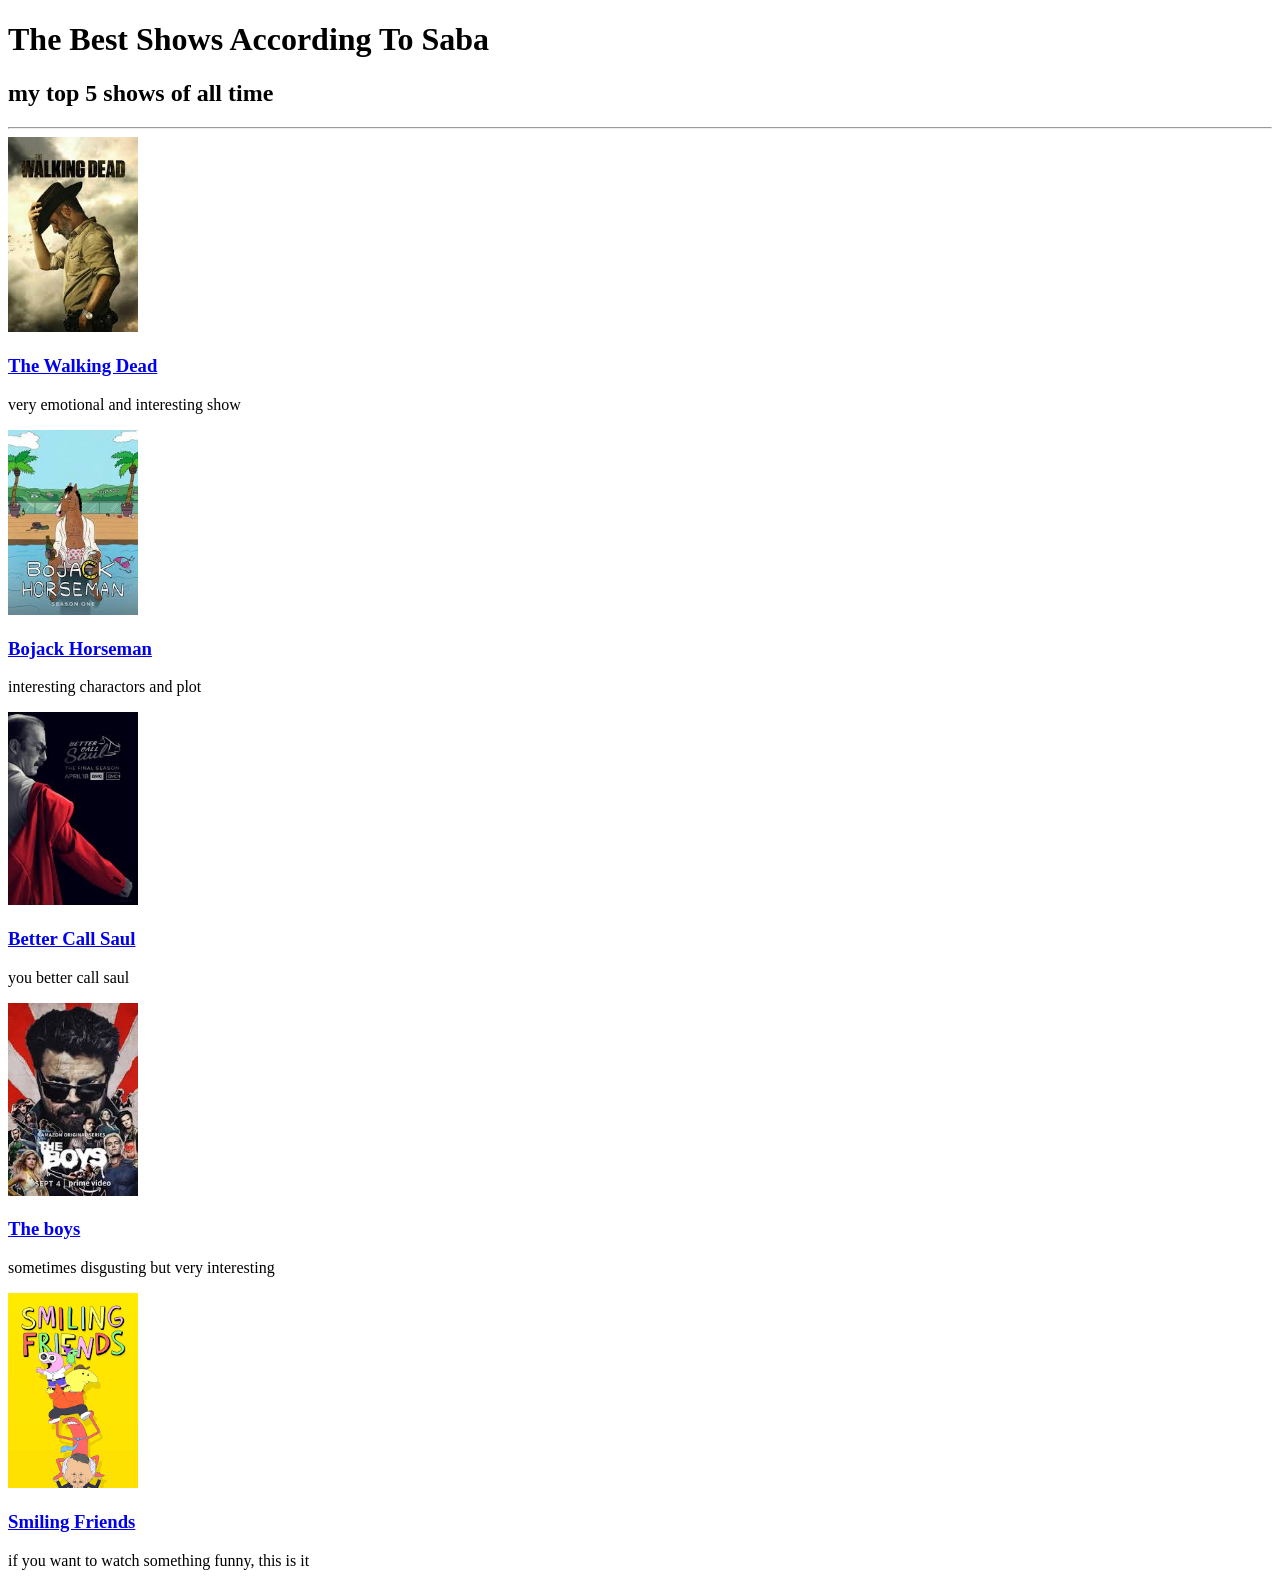
<file: davaleba21/index.html>
<!DOCTYPE html>
<html lang="en">
<head>
    <meta charset="UTF-8">
    <title>saiti</title>
</head>
<body>

<h1>The Best Shows According To Saba</h1>
<h2>my top 5 shows of all time</h2>
<hr>

<img src="twd.jpg" alt="" width="130">
<br>
<a href="https://www.imdb.com/title/tt1520211/"><h3>The Walking Dead</h3></a>
<p>very emotional and interesting show</p>

<img src="bojack.jpg" alt="" width="130">
<br>
<a href="https://www.imdb.com/title/tt3398228/"><h3>Bojack Horseman</h3></a>
<p>interesting charactors and plot</p>

<img src="bcs.jpg" alt="" width="130">
<br>
<a href="https://www.imdb.com/title/tt3032476/"><h3>Better Call Saul</h3></a>
<p>you better call saul</p>

<img src="theboys.jpg" alt="" width="130">
<br>
<a href="https://www.imdb.com/title/tt1190634/"><h3>The boys</h3></a>
<p>sometimes disgusting but very interesting</p>

<img src="sf.png" alt="" width="130">
<br>
<a href="https://www.imdb.com/title/tt12074628/"><h3>Smiling Friends</h3></a>
<p>if you want to watch something funny, this is it</p>

</body>
</html>
</file>
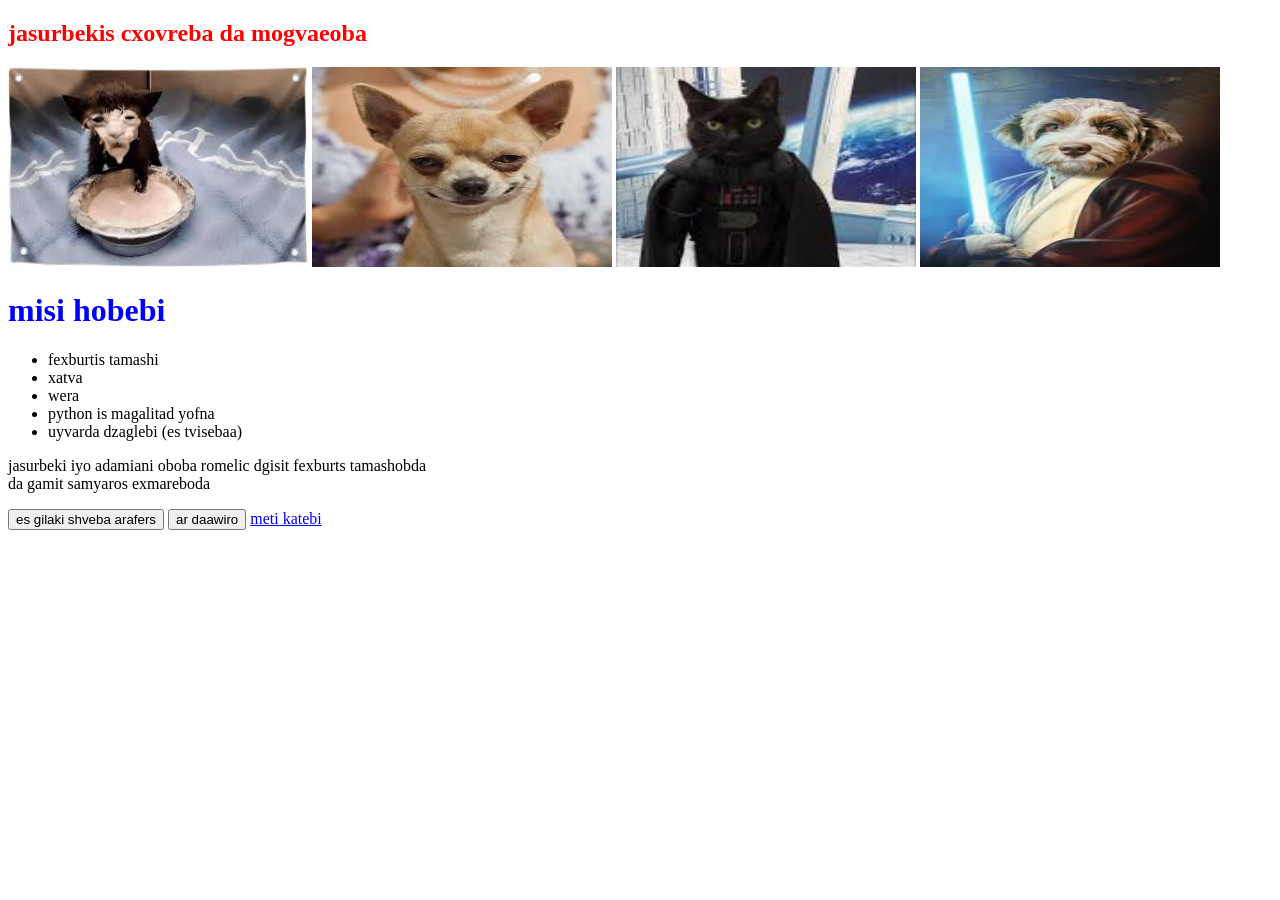
<file: html/index.html>
<!DOCTYPE html>
<html lang="en">
<head>
    <meta charset="UTF-8">
    <title>jasurbekis zooparki</title>
</head>
<body>
<h2 style="color:red">
    jasurbekis cxovreba da mogvaeoba

</h2>

<img src="images/download.png" width="300" height="200">
<img src="images/download1.png" width="300" height="200">
<img src="images/download2.png" width="300" height="200">
<img src="images/download3.png" width="300" height="200">

<h1 style="color:blue">
    misi hobebi

</h1>

<ul>
  <li>fexburtis tamashi</li>
  <li>xatva</li>
  <li>wera</li>
  <li>python is magalitad yofna</li>
  <li>uyvarda dzaglebi (es tvisebaa) </li>

</ul>

<p>
    jasurbeki iyo adamiani oboba romelic dgisit fexburts tamashobda<br>
    da gamit samyaros exmareboda

</p>

<button type="button" style="color:black">es gilaki shveba arafers</button>
<button type="button" onclick="window.close()">ar daawiro</button>



<a href="https://www.youtube.com/watch?v=dQw4w9WgXcQ&list=RDdQw4w9WgXcQ&start_radio=1">meti katebi</a>


</body>
</html>
</file>
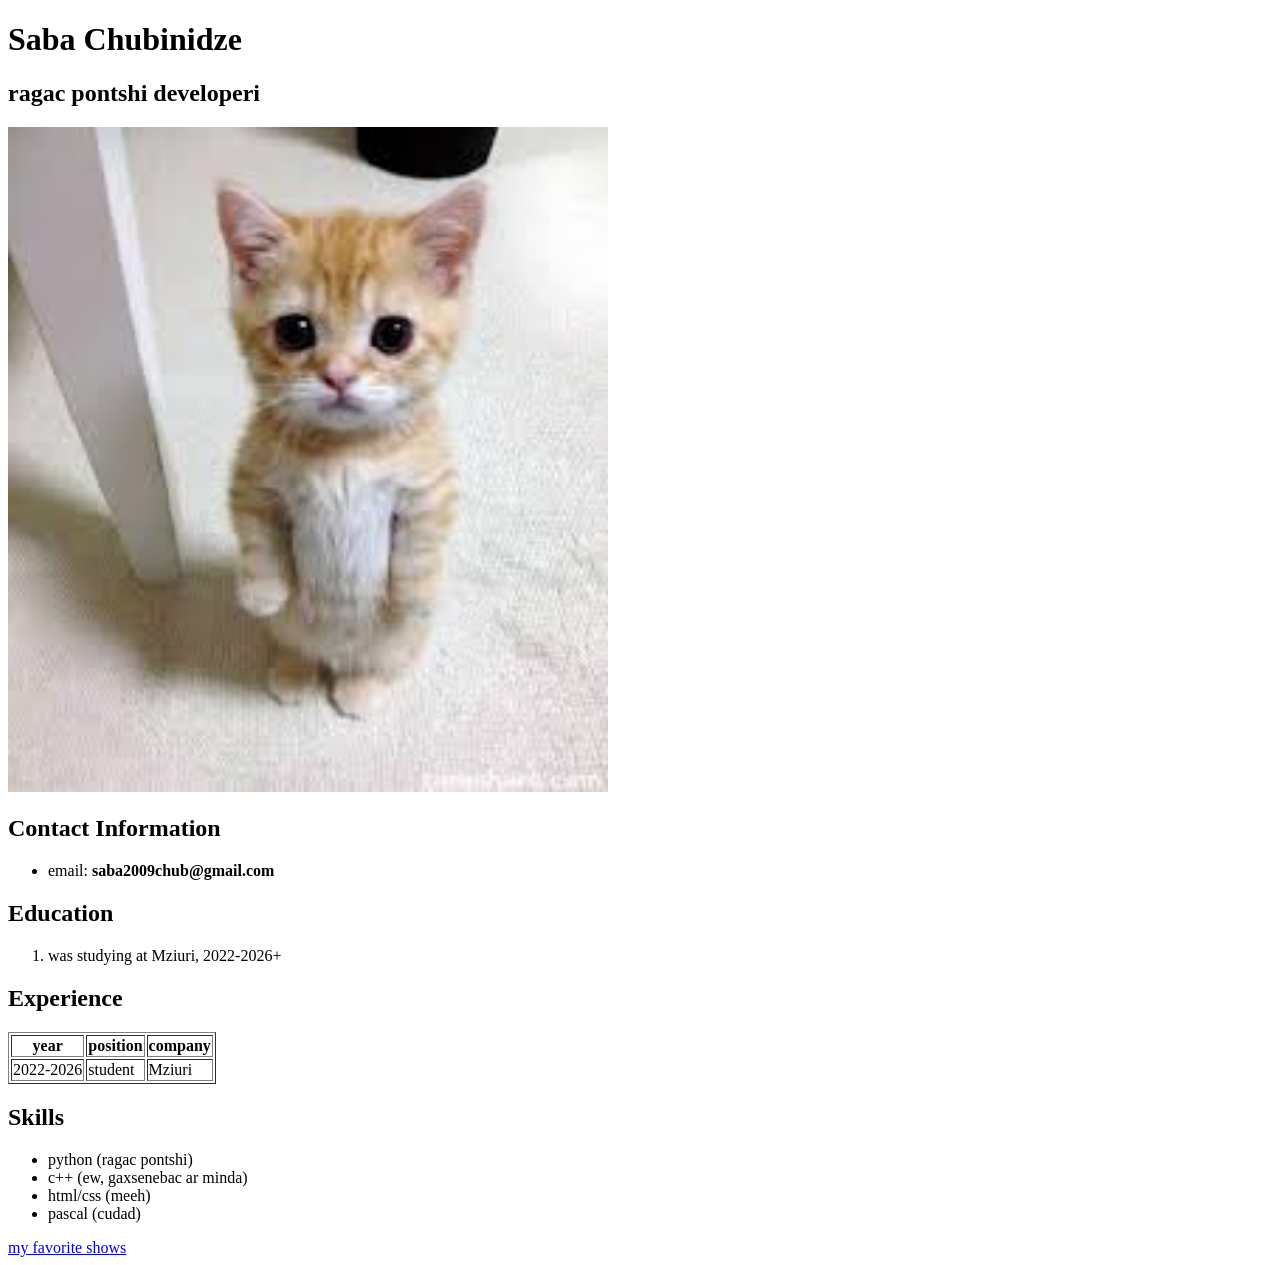
<file: resume project/index.html>
<!DOCTYPE html>
<html lang="en">
<head>
    <meta charset="UTF-8">
    <title>Title</title>
</head>
<body>

<h1>Saba Chubinidze</h1>
<h2>ragac pontshi developeri</h2>
<img src="images.jpg" alt="" width="600">

<h2>Contact Information</h2>

<ul>
    <li>email: <b>saba2009chub@gmail.com</b></li>
</ul>

<h2>Education</h2>
<ol>
    <li>was studying at Mziuri, 2022-2026+</li>
</ol>

<h2>Experience</h2>

<table border="1">
    <thead>
    <tr>
    <th>year</th>
    <th>position</th>
    <th>company</th>
    </tr>
    </thead>
    <tbody>
        <tr>
            <td>2022-2026</td>
            <td>student</td>
            <td>Mziuri</td>
        </tr>
    </tbody>

</table>

<h2>Skills</h2>
<ul>
    <li>python (ragac pontshi)</li>
    <li>c++ (ew, gaxsenebac ar minda)</li>
    <li>html/css (meeh)</li>
    <li>pascal (cudad)</li>
</ul>

<a href="favshows.html">my favorite shows</a>
</body>
</html>
</file>
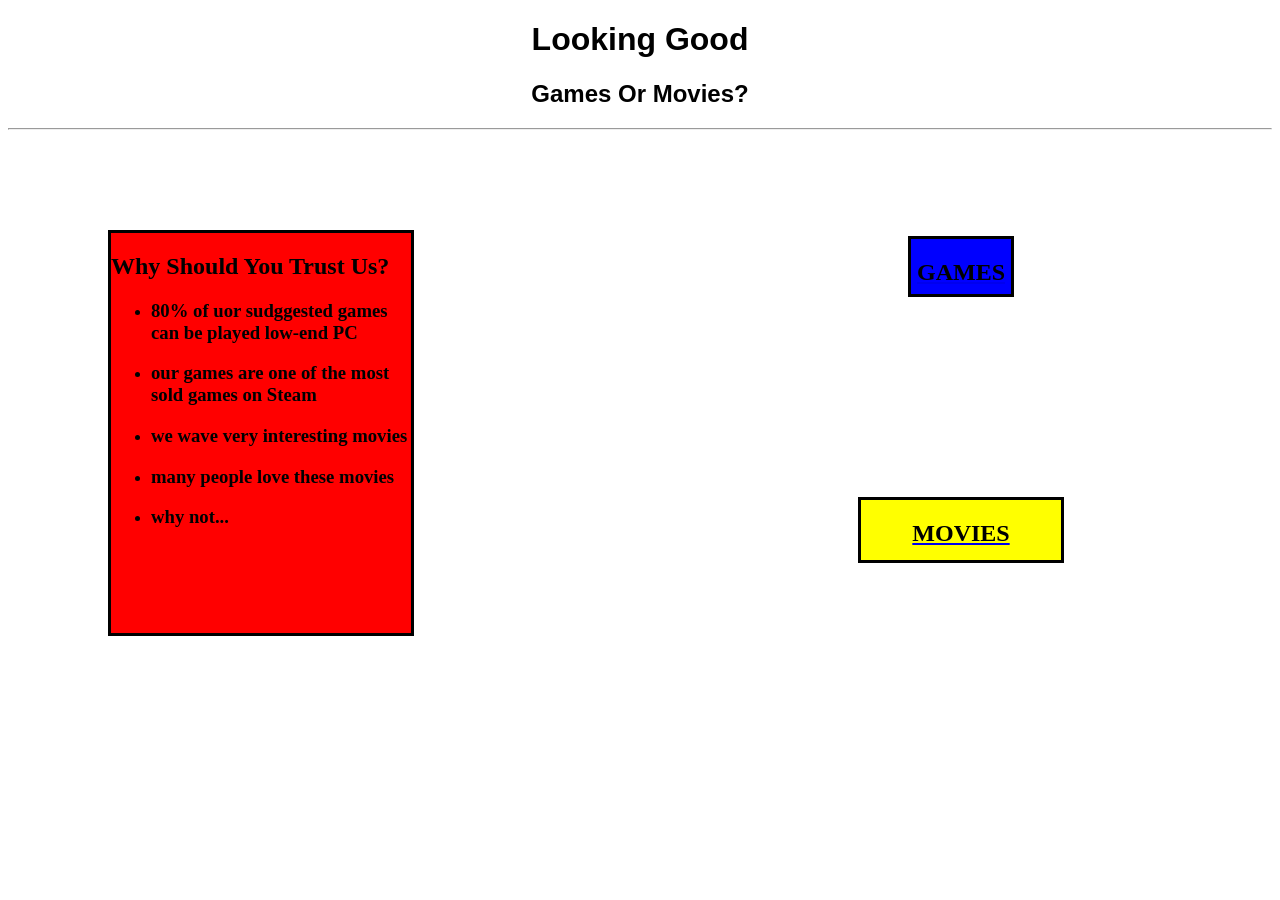
<file: saba-dachi-project/index.html>
<!DOCTYPE html>
<html lang="en">
<head>
    <meta charset="UTF-8">
    <title>Games And Movies</title>
    <link rel="stylesheet" href="style.css">
</head>
<body>
<div class="fborder">
<div class="title">
<h1>Looking Good</h1>
<h2>Games Or Movies? </h2>
    <hr>
</div>

<div class="trust">
    <h2>Why Should You Trust Us?</h2>
    <ul>
        <li> <h3>80% of uor sudggested games can be played low-end PC </h3></li>
        <li> <h3>our games are one of the most sold games on Steam</h3> </li>
        <li> <h3>we wave very interesting movies</h3> </li>
        <li> <h3>many people love these movies</h3> </li>
        <li> <h3>why not...</h3> </li>
    </ul>

</div>

<div class="gamelink">
    <a href="./games/games.html"> <h2 class="gl">GAMES</h2> </a>
    
</div>

<div class="movielink">
    <a href="Movies/website/movies.html"> <h2 class="ml">MOVIES</h2> </a>

</div>

<div class="people">
    <h2>people who suffered <br>
    to make this website:</h2>
    <h3>Dachi Razmadze</h3>
    <h3>Saba Chubinidze</h3>

</div>

<div class="rules">
   <h3>Rules:</h3>
    <h4>just don't brake anything</h4>
    <h4>but if you do: </h4>
    <img src="bcs.jpg" alt="" width="200px">

</div>

   </div>
</body>
</html>
</file>
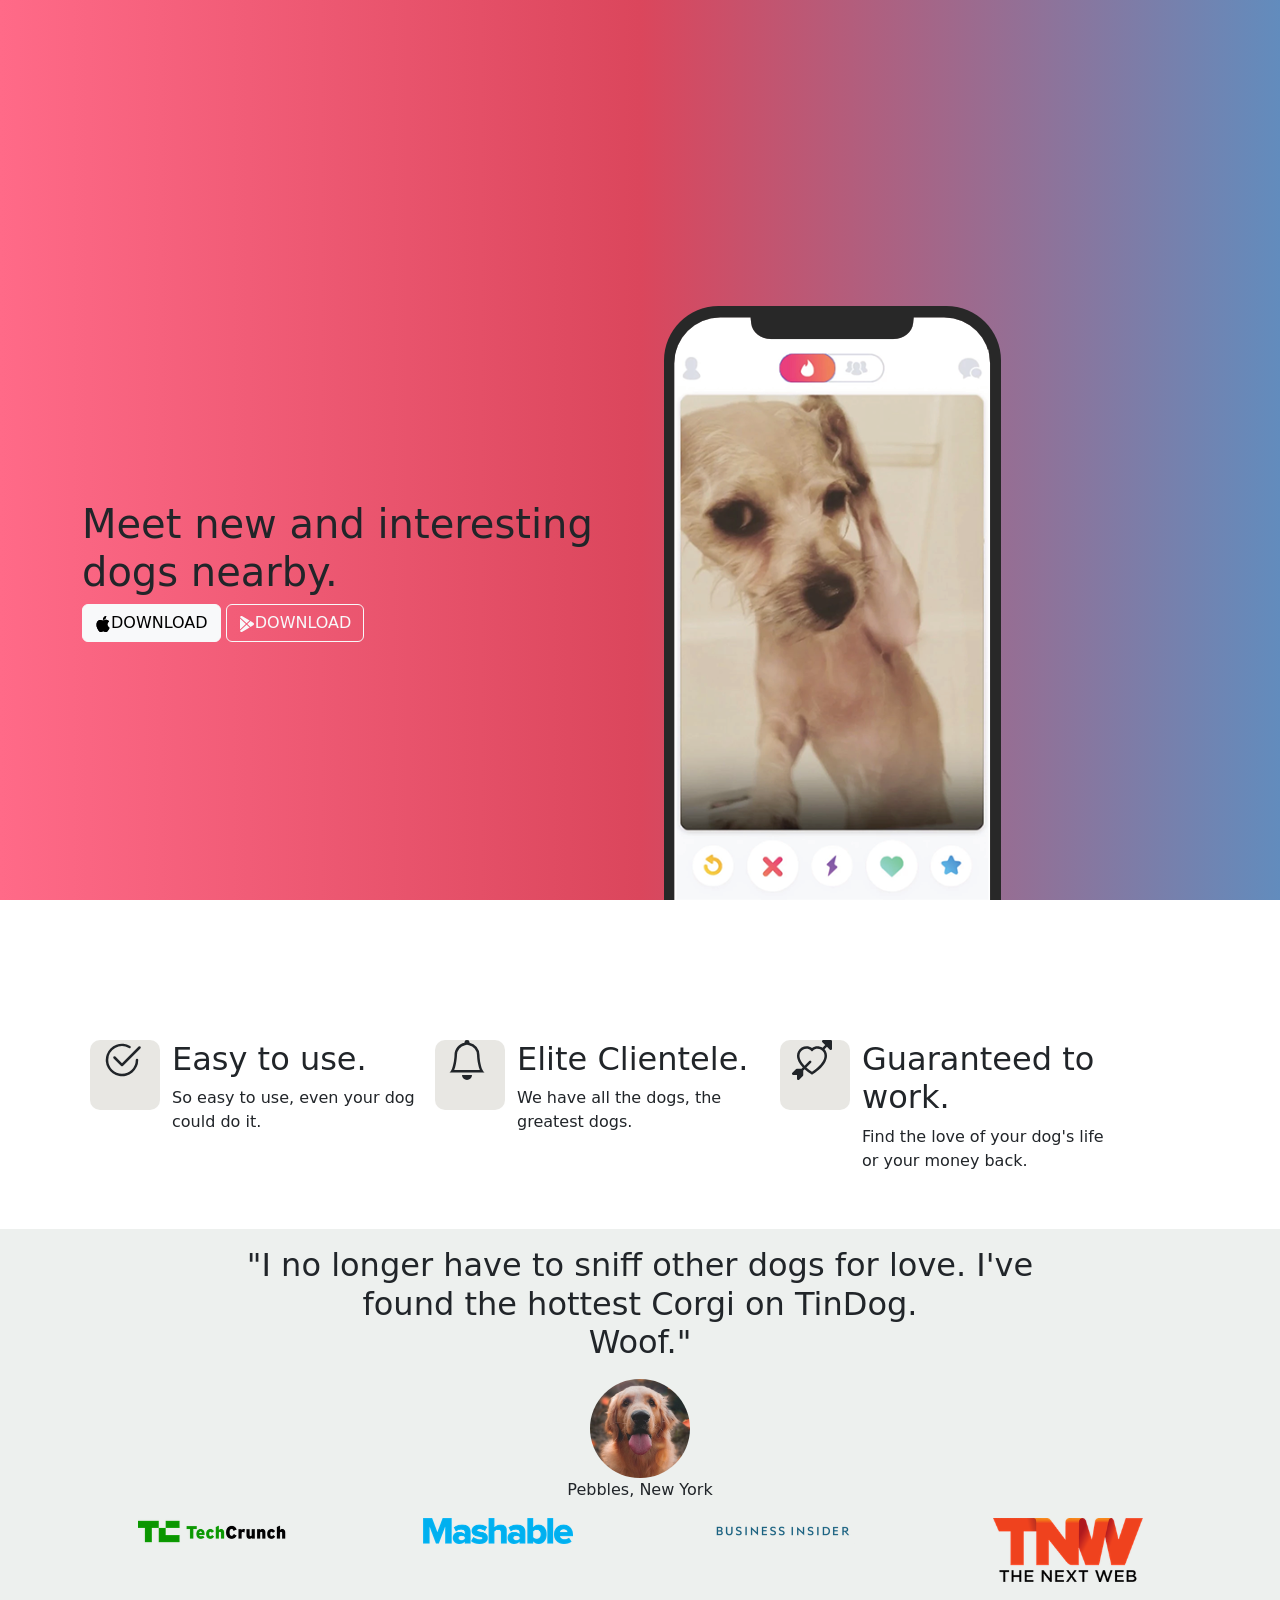
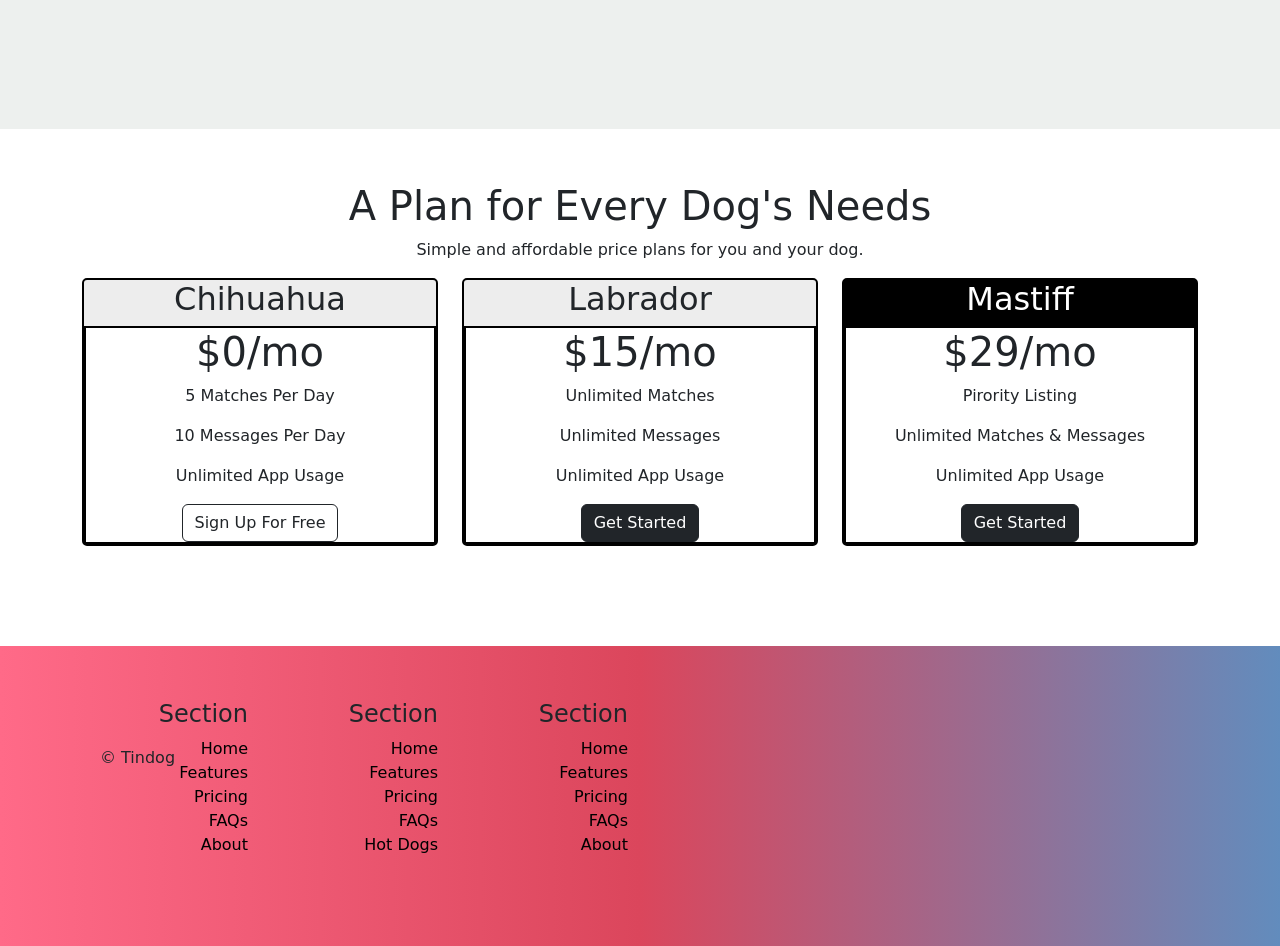
<file: tindog (3)/tindog/index.html>
<!DOCTYPE html>
<html lang="en">
<head>
  <meta charset="UTF-8">
  <title>TinDog</title>
    <link href="https://cdn.jsdelivr.net/npm/bootstrap@5.0.2/dist/css/bootstrap.min.css" rel="stylesheet" integrity="sha384-EVSTQN3/azprG1Anm3QDgpJLIm9Nao0Yz1ztcQTwFspd3yD65VohhpuuCOmLASjC" crossorigin="anonymous">
    <link rel="stylesheet" href="style.css">
</head>
<body id="top">

<div class="top"></div>

<div class="container title">
    <div class="row">
    <div class="col-6">
        <h1>Meet new and interesting <br>
        dogs nearby.</h1>
        <button type="button" class="btn btn-light"><svg xmlns="http://www.w3.org/2000/svg" width="16" height="16" fill="currentColor" class="bi bi-apple" viewBox="0 0 16 16">
  <path d="M11.182.008C11.148-.03 9.923.023 8.857 1.18c-1.066 1.156-.902 2.482-.878 2.516s1.52.087 2.475-1.258.762-2.391.728-2.43m3.314 11.733c-.048-.096-2.325-1.234-2.113-3.422s1.675-2.789 1.698-2.854-.597-.79-1.254-1.157a3.7 3.7 0 0 0-1.563-.434c-.108-.003-.483-.095-1.254.116-.508.139-1.653.589-1.968.607-.316.018-1.256-.522-2.267-.665-.647-.125-1.333.131-1.824.328-.49.196-1.422.754-2.074 2.237-.652 1.482-.311 3.83-.067 4.56s.625 1.924 1.273 2.796c.576.984 1.34 1.667 1.659 1.899s1.219.386 1.843.067c.502-.308 1.408-.485 1.766-.472.357.013 1.061.154 1.782.539.571.197 1.111.115 1.652-.105.541-.221 1.324-1.059 2.238-2.758q.52-1.185.473-1.282"/>
  <path d="M11.182.008C11.148-.03 9.923.023 8.857 1.18c-1.066 1.156-.902 2.482-.878 2.516s1.52.087 2.475-1.258.762-2.391.728-2.43m3.314 11.733c-.048-.096-2.325-1.234-2.113-3.422s1.675-2.789 1.698-2.854-.597-.79-1.254-1.157a3.7 3.7 0 0 0-1.563-.434c-.108-.003-.483-.095-1.254.116-.508.139-1.653.589-1.968.607-.316.018-1.256-.522-2.267-.665-.647-.125-1.333.131-1.824.328-.49.196-1.422.754-2.074 2.237-.652 1.482-.311 3.83-.067 4.56s.625 1.924 1.273 2.796c.576.984 1.34 1.667 1.659 1.899s1.219.386 1.843.067c.502-.308 1.408-.485 1.766-.472.357.013 1.061.154 1.782.539.571.197 1.111.115 1.652-.105.541-.221 1.324-1.059 2.238-2.758q.52-1.185.473-1.282"/>
</svg>DOWNLOAD</button>
        <button type="button" class="btn btn-outline-light"><svg xmlns="http://www.w3.org/2000/svg" width="16" height="16" fill="currentColor" class="bi bi-google-play" viewBox="0 0 16 16">
  <path d="M14.222 9.374c1.037-.61 1.037-2.137 0-2.748L11.528 5.04 8.32 8l3.207 2.96zm-3.595 2.116L7.583 8.68 1.03 14.73c.201 1.029 1.36 1.61 2.303 1.055zM1 13.396V2.603L6.846 8zM1.03 1.27l6.553 6.05 3.044-2.81L3.333.215C2.39-.341 1.231.24 1.03 1.27"/>
</svg>DOWNLOAD</button>
        </div>
    <div class="col-6">
        <div class="container iphone">
        <img src="./images/iphone.png" class="iphone">

             </div>
    </div>

        </div>
</div>


<div class="container-sm mid">

<div class="container threetxt">
  <div class="row">

    <div class="col-1 icon">
      <svg xmlns="http://www.w3.org/2000/svg" width="40" height="40" fill="currentColor" class="bi bi-check2-circle" viewBox="0 0 16 16">
  <path d="M2.5 8a5.5 5.5 0 0 1 8.25-4.764.5.5 0 0 0 .5-.866A6.5 6.5 0 1 0 14.5 8a.5.5 0 0 0-1 0 5.5 5.5 0 1 1-11 0"/>
  <path d="M15.354 3.354a.5.5 0 0 0-.708-.708L8 9.293 5.354 6.646a.5.5 0 1 0-.708.708l3 3a.5.5 0 0 0 .708 0z"/>
</svg>
    </div>
    <div class="col-3">
      <h2>Easy to use.</h2>
      <p>So easy to use, even your dog could do it.</p>
    </div>

    <div class="col-1 icon">
      <svg xmlns="http://www.w3.org/2000/svg" width="40" height="40" fill="currentColor" class="bi bi-bell" viewBox="0 0 16 16">
  <path d="M8 16a2 2 0 0 0 2-2H6a2 2 0 0 0 2 2M8 1.918l-.797.161A4 4 0 0 0 4 6c0 .628-.134 2.197-.459 3.742-.16.767-.376 1.566-.663 2.258h10.244c-.287-.692-.502-1.49-.663-2.258C12.134 8.197 12 6.628 12 6a4 4 0 0 0-3.203-3.92zM14.22 12c.223.447.481.801.78 1H1c.299-.199.557-.553.78-1C2.68 10.2 3 6.88 3 6c0-2.42 1.72-4.44 4.005-4.901a1 1 0 1 1 1.99 0A5 5 0 0 1 13 6c0 .88.32 4.2 1.22 6"/>
</svg>
    </div>
    <div class="col-3">
      <h2>Elite Clientele.</h2>
      <p>We have all the dogs, the greatest dogs.</p>
    </div>

    <div class="col-1 icon">
      <svg xmlns="http://www.w3.org/2000/svg" width="40" height="40" fill="currentColor" class="bi bi-arrow-through-heart" viewBox="0 0 16 16">
  <path fill-rule="evenodd" d="M2.854 15.854A.5.5 0 0 1 2 15.5V14H.5a.5.5 0 0 1-.354-.854l1.5-1.5A.5.5 0 0 1 2 11.5h1.793l.53-.53c-.771-.802-1.328-1.58-1.704-2.32-.798-1.575-.775-2.996-.213-4.092C3.426 2.565 6.18 1.809 8 3.233c1.25-.98 2.944-.928 4.212-.152L13.292 2 12.147.854A.5.5 0 0 1 12.5 0h3a.5.5 0 0 1 .5.5v3a.5.5 0 0 1-.854.354L14 2.707l-1.006 1.006c.236.248.44.531.6.845.562 1.096.585 2.517-.213 4.092-.793 1.563-2.395 3.288-5.105 5.08L8 13.912l-.276-.182a22 22 0 0 1-2.685-2.062l-.539.54V14a.5.5 0 0 1-.146.354zm2.893-4.894A20.4 20.4 0 0 0 8 12.71c2.456-1.666 3.827-3.207 4.489-4.512.679-1.34.607-2.42.215-3.185-.817-1.595-3.087-2.054-4.346-.761L8 4.62l-.358-.368c-1.259-1.293-3.53-.834-4.346.761-.392.766-.464 1.845.215 3.185.323.636.815 1.33 1.519 2.065l1.866-1.867a.5.5 0 1 1 .708.708z"/>
</svg>
    </div>
    <div class="col-3">
      <h2>Guaranteed to work.</h2>
      <p>Find the love of your dog's life or your money back.</p>
    </div>

  </div>
</div>

</div>



<div class="sniffdog">

    <h2 class="dogtxt"> "I no longer have to sniff other dogs for love. I've found the hottest Corgi on TinDog. <br>Woof." </h2>

</div>

<div style="text-align: center;">
    <div class="dogimgg">
    <img src="./images/dog-img.jpg" alt="" class="dogimg">
    <p>Pebbles, New York</p>

     <div class="container">
         <div class="row">
             <div class="col-3"><img src="./images/techcrunch.png" alt="" class="imgdog"></div>
             <div class="col-3"><img src="./images/mashable.png" alt="" class="imgdog"></div>
             <div class="col-3"><img src="./images/bizinsider.png" alt="" class="imgdog"></div>
             <div class="col-3"><img src="./images/tnw.png" alt="" class="imgdog"></div>
         </div>
     </div>



</div>
</div>



<div class="pay" style="text-align: center;">
    <h1>A Plan for Every Dog's Needs</h1>
      <p>Simple and affordable price plans for you and your dog.</p>


    <div class="container">
        <div class="row">

            <div class="col-4"><div class="dog">
        <div class="titlec"> <h2>Chihuahua</h2><div class="pay1">

            <h1>$0/mo</h1>
            <p>5 Matches Per Day</p>
            <p>10 Messages Per Day</p>
            <p>Unlimited App Usage</p>
            <button type="button" class="btn btn-outline-dark">Sign Up For Free</button>
        </div> </div>
            </div>
            </div>


            <div class="col-4"><div class="dog">
        <div class="titlec"> <h2>Labrador</h2><div class="pay1">

            <h1>$15/mo</h1>
            <p>Unlimited Matches</p>
            <p>Unlimited Messages</p>
            <p>Unlimited App Usage</p>
            <button type="button" class="btn btn-dark">Get Started</button>


        </div> </div>
            </div>
            </div>



                <div class="col-4"><div class="dog">
        <div class="titlec1"> <h2 style="color:white;">Mastiff</h2><div class="pay1">

            <h1>$29/mo</h1>
            <p>Pirority Listing</p>
            <p>Unlimited Matches & Messages</p>
            <p>Unlimited App Usage</p>
            <button type="button" class="btn btn-dark">Get Started</button>


        </div> </div>
            </div>
            </div>


        </div>

    </div>

</div>


<div class="bottom">
    <p class="tindog">© Tindog</p>

    <div class="linkss">
        <div class="container">
            <div class="row">
                <div class="col-2"><h4>Section</h4></div>
                <div class="col-2"><h4>Section</h4></div>
                <div class="col-2"><h4>Section</h4></div>
            </div>

            <div class="row">
                <div class="col-2"> <a href="#top" class="links">Home</a> </div>
                <div class="col-2"> <a href="#top" class="links">Home</a> </div>
                <div class="col-2"> <a href="#top" class="links">Home</a> </div>
            </div>


            <div class="row">
                <div class="col-2"> <a href="#top" class="links">Features</a> </div>
                <div class="col-2"> <a href="#top" class="links">Features</a> </div>
                <div class="col-2"> <a href="#top" class="links">Features</a> </div>
            </div>


            <div class="row">
                <div class="col-2"> <a href="#top" class="links">Pricing</a> </div>
                <div class="col-2"> <a href="#top" class="links">Pricing</a> </div>
                <div class="col-2"> <a href="#top" class="links">Pricing</a> </div>
            </div>


            <div class="row">
                <div class="col-2"> <a href="#top" class="links">FAQs</a> </div>
                <div class="col-2"> <a href="#top" class="links">FAQs</a> </div>
                <div class="col-2"> <a href="#top" class="links">FAQs</a> </div>
            </div>


            <div class="row">
                <div class="col-2"> <a href="#top" class="links">About</a> </div>
                <div class="col-2"> <a href="./hotdogs/hotdogs.html" class="links">Hot Dogs</a> </div>
                <div class="col-2"> <a href="#top" class="links">About</a> </div>
            </div>




        </div>
    </div>


</div>

<script src="https://cdn.jsdelivr.net/npm/bootstrap@5.0.2/dist/js/bootstrap.bundle.min.js" integrity="sha384-MrcW6ZMFYlzcLA8Nl+NtUVF0sA7MsXsP1UyJoMp4YLEuNSfAP+JcXn/tWtIaxVXM" crossorigin="anonymous"></script>
</body>
</html>
</file>
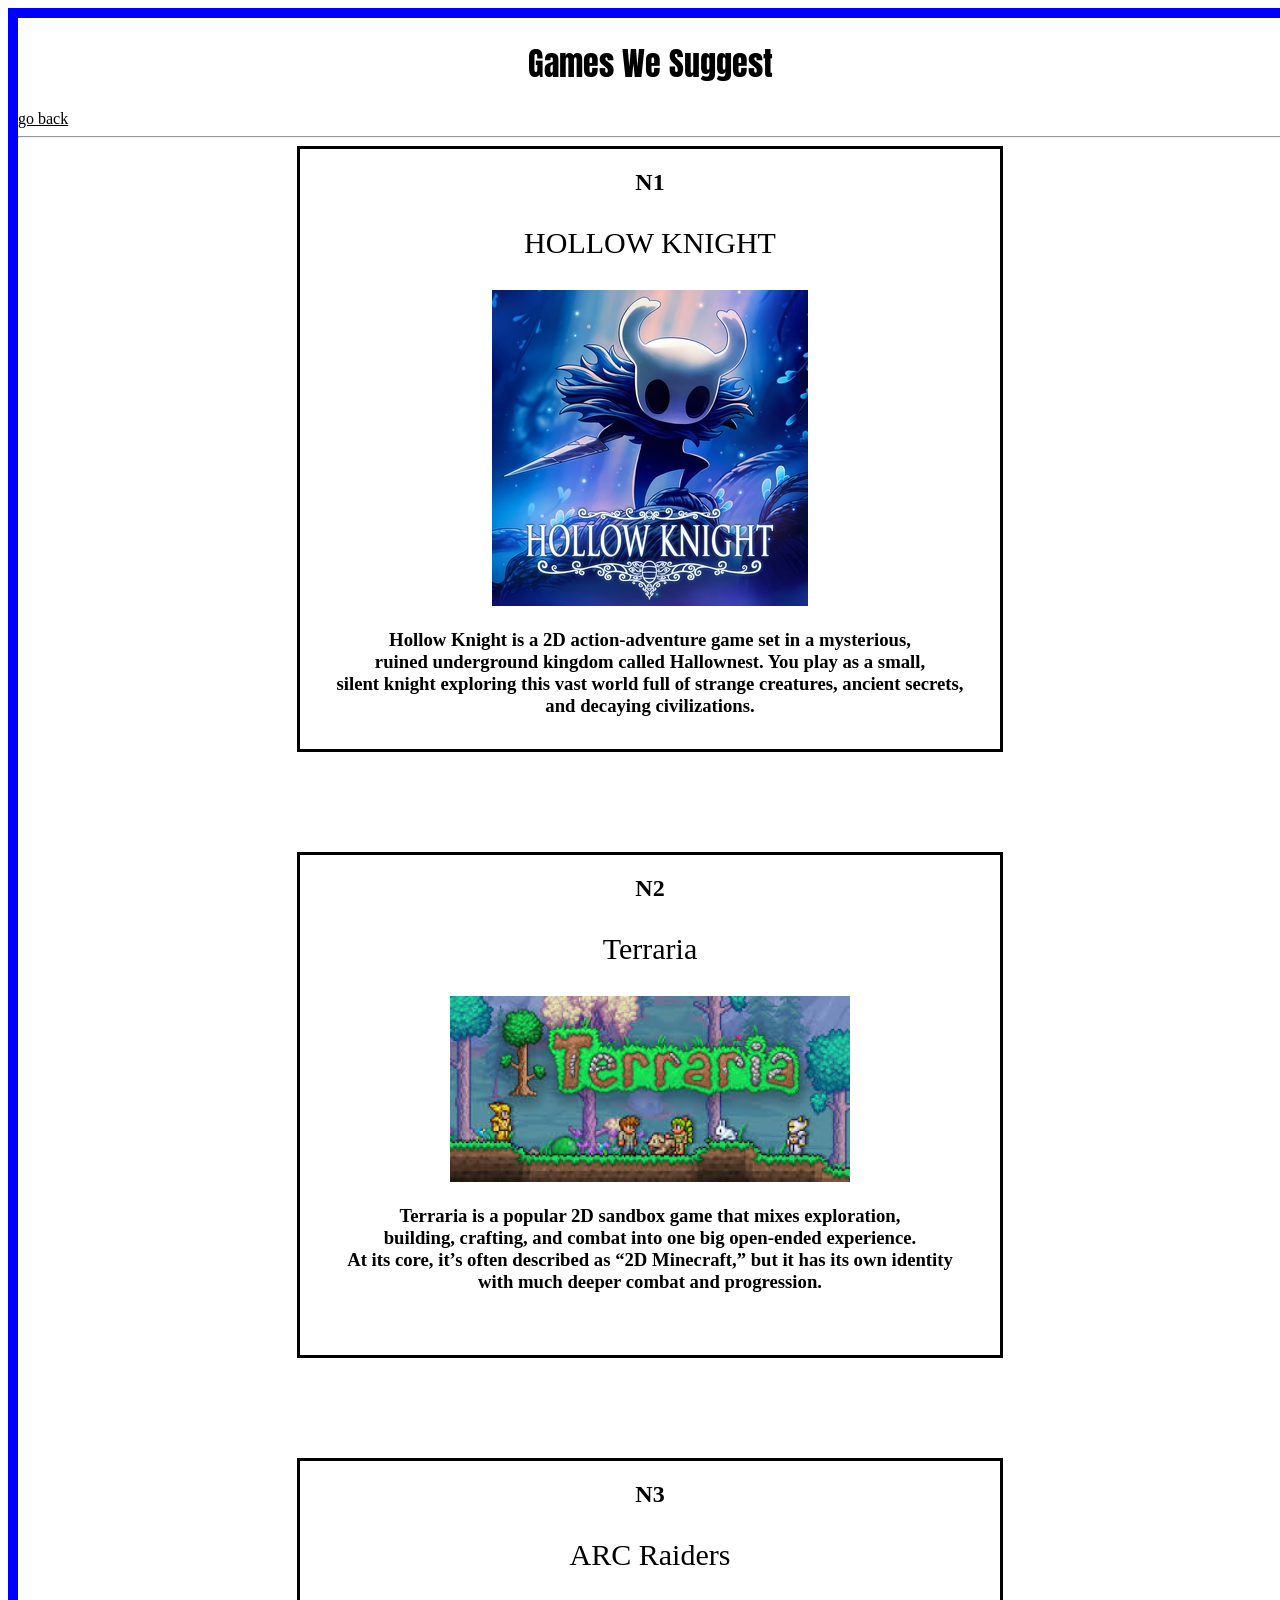
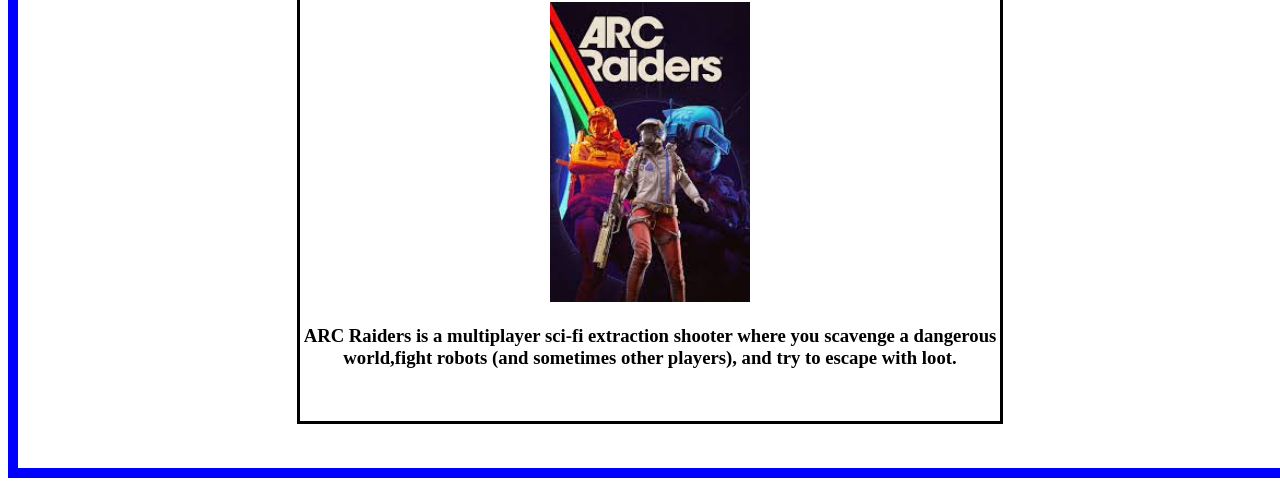
<file: saba-dachi-project/games/games.html>
<!DOCTYPE html>
<html lang="en">
<head>
    <meta charset="UTF-8">
    <title>Games</title>
    <link rel="stylesheet" href="style.css">
    <link rel="preconnect" href="https://fonts.googleapis.com">
    <link rel="preconnect" href="https://fonts.gstatic.com" crossorigin>
    <link href="https://fonts.googleapis.com/css2?family=Anton&display=swap" rel="stylesheet">
</head>
<body>
<div class="fborder">
<div>
<h1 class = "title">Games We Suggest</h1>
    <a href="../index.html" style="color: black">go back</a>
    <hr>
</div>



<div class="hollowknight">
    <h2 class = "number">N1</h2>
    <p class = "game">HOLLOW KNIGHT</p>
    <a href="https://store.steampowered.com/app/367520/Hollow_Knight/"> <img src="./images/Hollow.jpg" alt=""></a>
    <h3>Hollow Knight is a 2D action-adventure game set in a mysterious, <br>
        ruined underground kingdom called Hallownest. You play as a small,<br>
        silent knight exploring this vast world full of strange creatures, ancient secrets,<br>
        and decaying civilizations.</h3>
</div>


<div class = "terraria">
    <h2 class = "number">N2</h2>
    <p class = "game">Terraria</p>
    <a href="https://store.steampowered.com/app/105600/Terraria/"><img src="./images/terraria.jpg" alt="" width="400px"></a>
    <h3>Terraria is a popular 2D sandbox game that mixes exploration,<br> building, crafting, and combat into one big open-ended experience.<br>
        At its core, it’s often described as “2D Minecraft,” but it has its own identity <br>with much deeper combat and progression.</h3>
</div>


<div class = "arc">
    <h2 class = "number">N3</h2>
    <p class = "game">ARC Raiders</p>
    <a href="https://store.steampowered.com/app/1808500/ARC_Raiders/"><img src="./images/arc.jpg" alt="" width="200px" ></a>
    <h3>ARC Raiders is a multiplayer sci-fi extraction shooter where you scavenge a dangerous <br>
        world,fight robots (and sometimes other players), and try to escape with loot.</h3>
</div>

<div class="next">
    <a href="games2.html"> <h2 style="color:black"> > </h2> </a>
</div>


    </div>
</body>
</html>
</file>
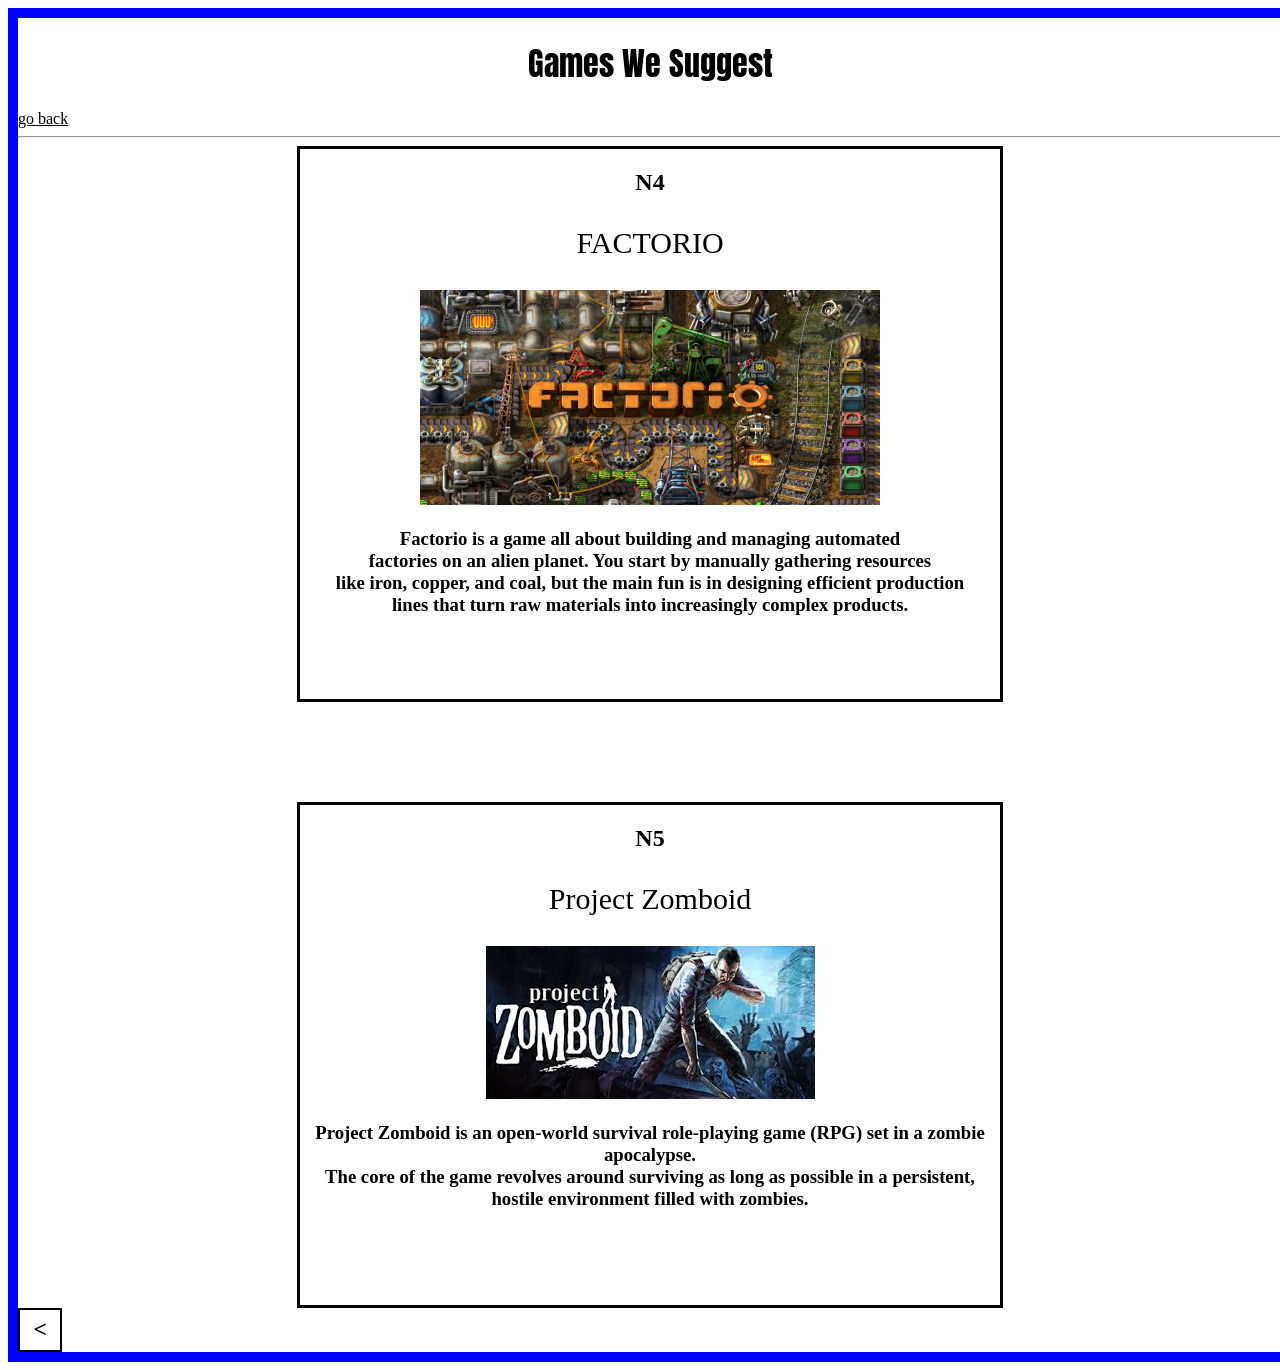
<file: saba-dachi-project/games/games2.html>
<!DOCTYPE html>
<html lang="en">
<head>
    <meta charset="UTF-8">
    <title>Games</title>
    <link rel="stylesheet" href="style.css">
    <link rel="preconnect" href="https://fonts.googleapis.com">
    <link rel="preconnect" href="https://fonts.gstatic.com" crossorigin>
    <link href="https://fonts.googleapis.com/css2?family=Anton&display=swap" rel="stylesheet">
</head>
<body>


<div class="fborder">
<div>
<h1 class = "title">Games We Suggest</h1>
    <a href="../index.html" style="color: black">go back</a>
    <hr>
</div>

<div class="factorio">
    <h2 class = "number">N4</h2>
    <p class = "game">FACTORIO</p>
    <a href="https://store.steampowered.com/app/427520/Factorio/"> <img src="./images/factorio.jpg" alt=""></a>
    <h3>Factorio is a game all about building and managing automated <br>
        factories on an alien planet. You start by manually gathering resources <br>
        like iron, copper, and coal, but the main fun is in designing efficient production <br>
        lines that turn raw materials into increasingly complex products.</h3>
</div>


<div class="pz">
    <h2 class = "number">N5</h2>
    <p class = "game">Project Zomboid</p>
    <a href="https://store.steampowered.com/app/108600/Project_Zomboid/"> <img src="./images/pz.jpg" alt=""></a>
    <h3>Project Zomboid is an open-world survival role-playing game (RPG) set in a zombie apocalypse. <br>
        The core of the game revolves around surviving as long as possible in a persistent,<br>
        hostile environment filled with zombies.</h3>
</div>


<div class="prev">
    <a href="games.html"> <h2 style="color:black"> < </h2> </a>
</div>

    </div>
</body>
</html>
</file>
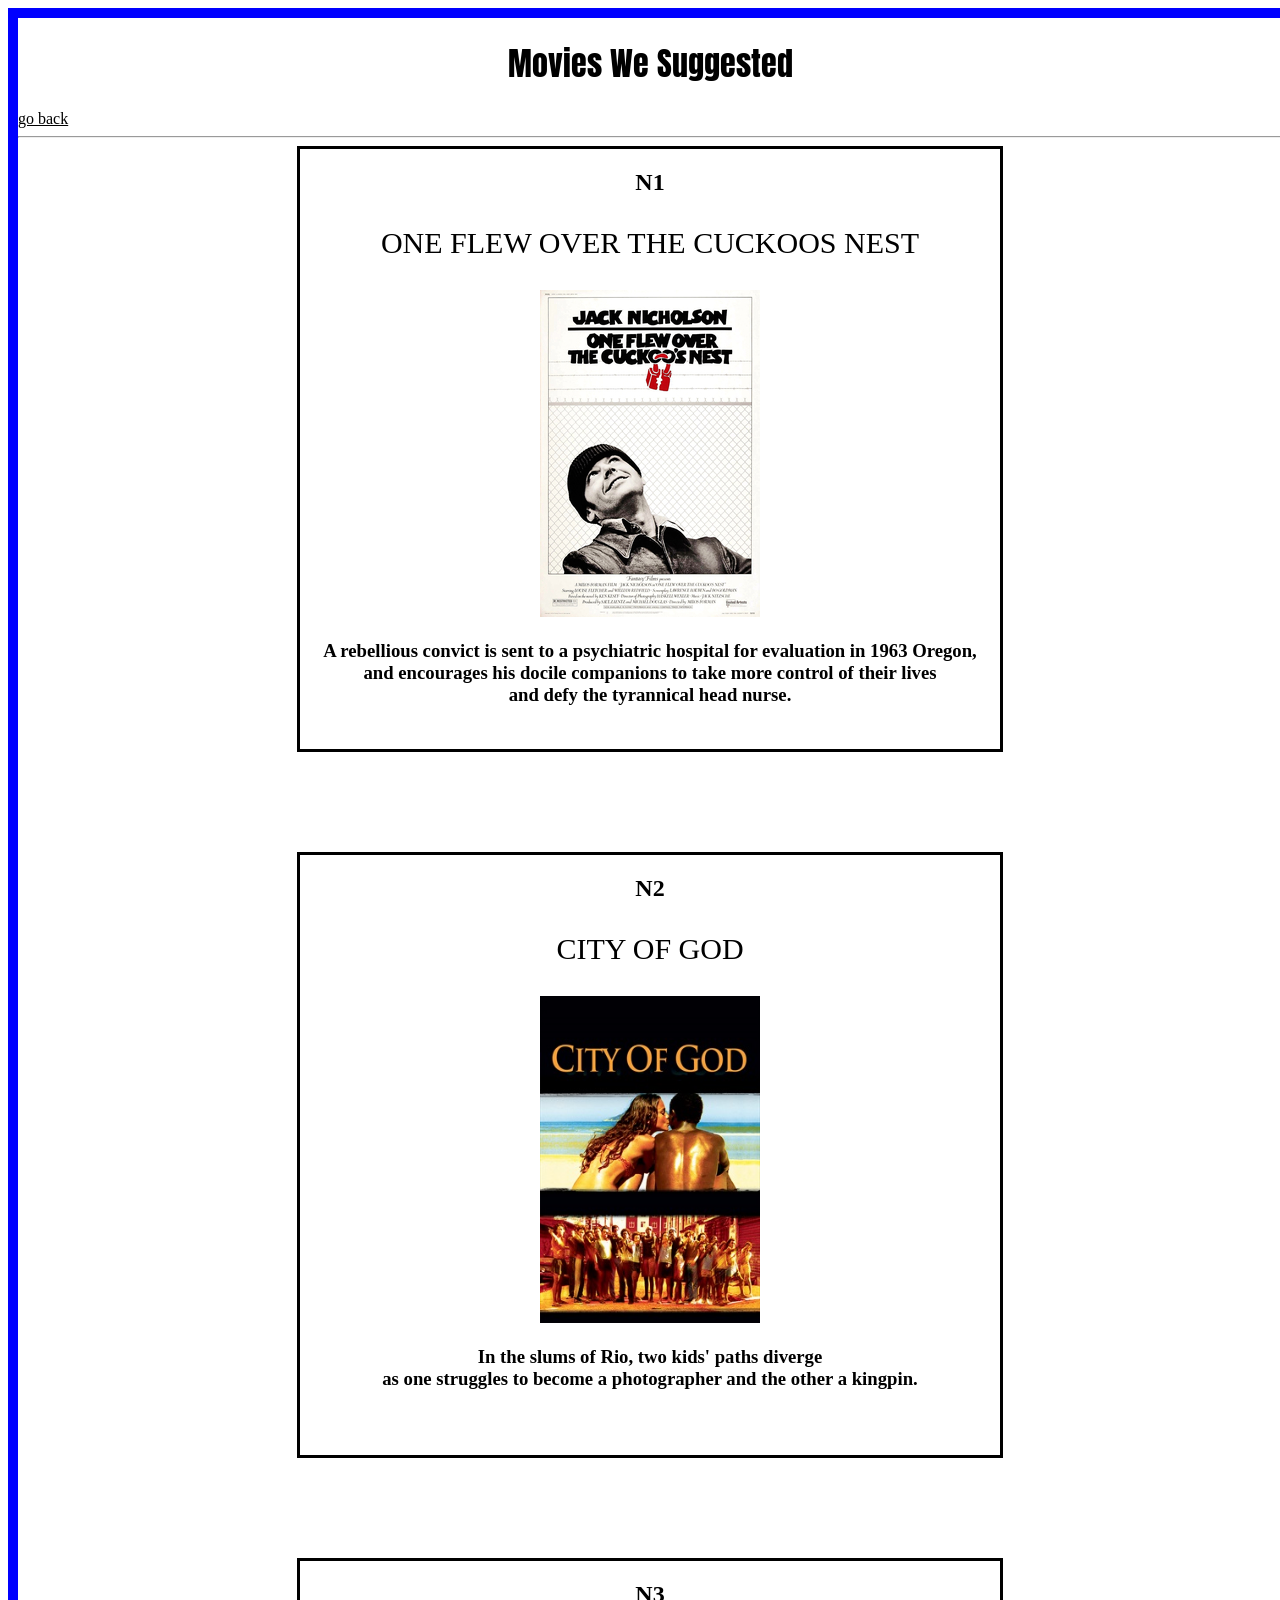
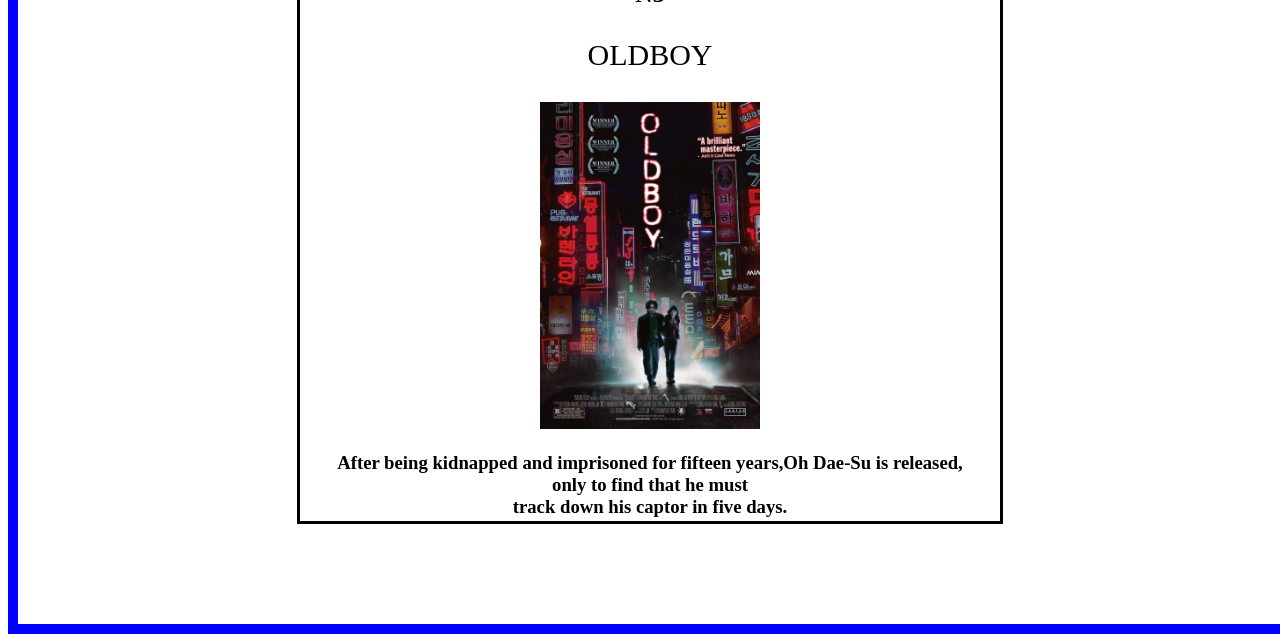
<file: saba-dachi-project/Movies/website/movies.html>
<!DOCTYPE html>
<html lang="en">
<head>
    <meta charset="UTF-8">
    <title>Movies</title>
    <link rel="stylesheet" href="styles.css">
    <link rel="preconnect" href="https://fonts.googleapis.com">
    <link rel="preconnect" href="https://fonts.gstatic.com" crossorigin>
    <link href="https://fonts.googleapis.com/css2?family=Anton&display=swap" rel="stylesheet">

</head>
<body>


<div class="fborder">
<div>
<h1 class = "title">Movies We Suggested</h1>
    <a href="../../index.html" style="color: black">go back</a>
    <hr>
</div>

<div class="oneflewover">
    <h2 class = "number">N1</h2>
    <p class = "movie">ONE FLEW OVER THE CUCKOOS NEST</p>
    <a href="https://www.imdb.com/title/tt0073486/?ref_=nv_sr_srsg_0_tt_7_nm_1_in_0_q_one%20flew"><img src="images/Cuckoo's_Nest_poster.jpg" height="327" width="220" alt="online"></a>
    <h3>A rebellious convict is sent to a psychiatric hospital for evaluation in 1963 Oregon,<br>
        and encourages his docile companions to take more control of their lives <br>
        and defy the tyrannical head nurse.</h3>
</div>

<div class="cityofgod">
    <h2 class="number">N2</h2>
    <p class = "movie">CITY OF GOD</p>
    <a href="https://www.imdb.com/title/tt0317248/?ref_=nv_sr_srsg_0_tt_7_nm_1_in_0_q_city"><img src="images/cityofgd.jpg" height="327" width="220" alt="onl"></a>
    <h3>In the slums of Rio, two kids' paths diverge<br>
        as one struggles to become a photographer and the other a kingpin.</h3>
</div>

<div class="oldboy">
    <h2 class="number">N3</h2>
    <p class = "movie">OLDBOY</p>
    <a href="https://www.imdb.com/title/tt0364569/?ref_=nv_sr_srsg_0_tt_6_nm_2_in_0_q_oldb"><img src="images/OldBoy.jpg" height="327" width="220" alt="on"></a>
    <h3>After being kidnapped and imprisoned for fifteen years,Oh Dae-Su is released,<br>
        only to find that he must<br>track down his captor in five days.</h3>
</div>

</div>
</body>
</html>
</file>
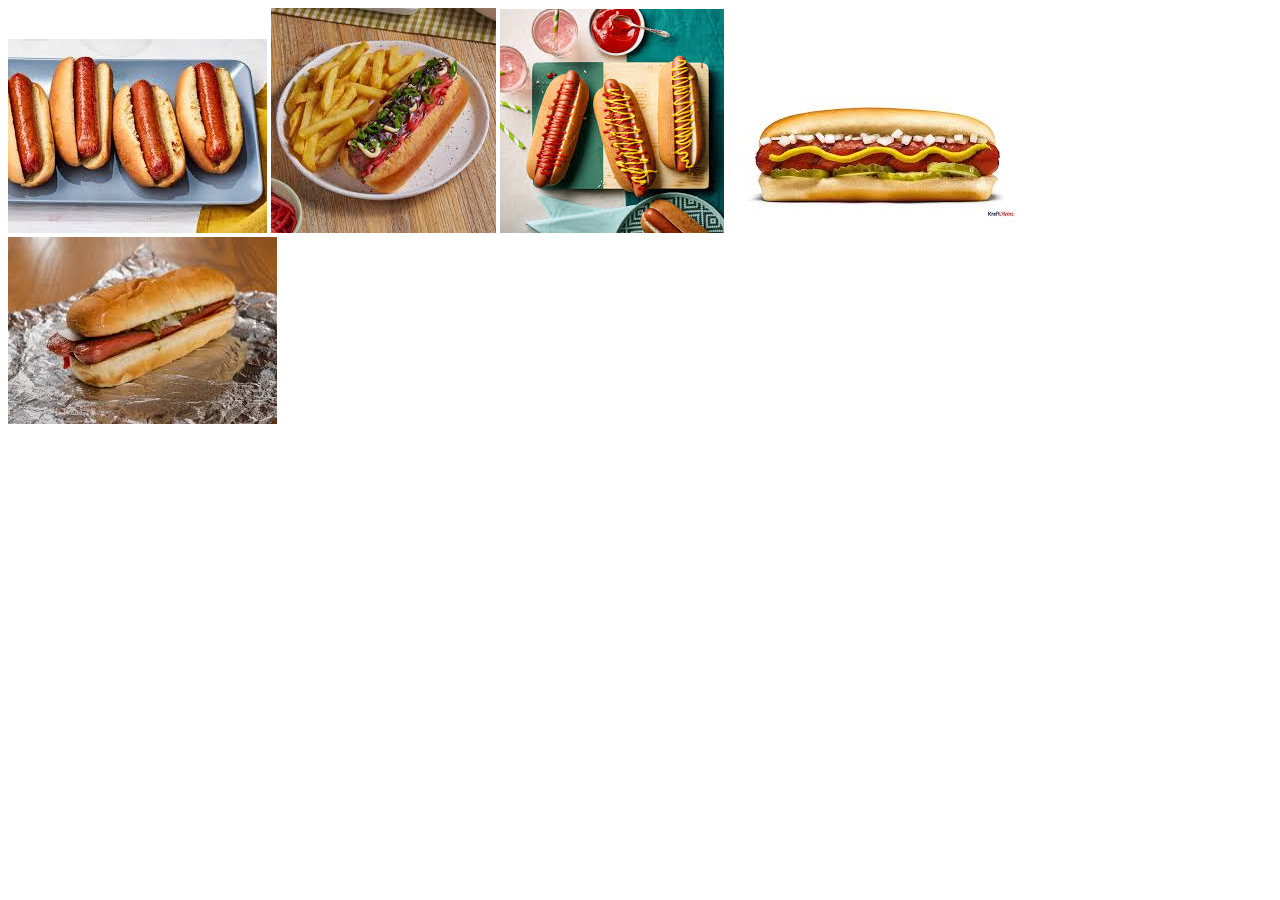
<file: tindog (3)/tindog/hotdogs/hotdogs.html>
<!DOCTYPE html>
<html lang="en">
<head>
    <meta charset="UTF-8">
    <title>hotdogs</title>
</head>
<body>
<img src="hotdog1.jpg" alt="">
<img src="hotdog2.jpg" alt="">
<img src="hotdog3.jpg" alt="">
<img src="hotdog4.jpg" alt="">
<img src="hotdog5.jpg" alt="">




</body>
</html>
</file>
<file: saba-dachi-project/style.css>
.title{
    text-align: center;

    font-family: "Anton", sans-serif;
    font-weight: 400;
    font-style: normal;
}


.trust{
    width: 300px;
    height: 400px;
    border: solid black;
    background-color: red;
    margin-top: 100px;
    margin-left: 100px;
}

.gamelink{
    width: 100px;
    height: 55px;
    border: solid black;
    text-align: center;
    margin-top: -400px;
    margin-left: 900px;
    background-color: blue;

}

.gl{
    color: black;

}

.gl a{
    text-decoration: none;
}



.movielink{
    width: 200px;
    height: 60px;
    border: solid black;
    text-align: center;
    margin-top: 200px;
    margin-left: 850px;
    background-color: yellow;
}

.ml{
    color: black;

}
.ml a{
    text-decoration: none;
}


.people{
    width: 400px;
    height: 200px;
    border: solid black;
    text-align: center;
    margin-top: -400px;
    margin-left: 1300px;
    background-color: cyan;
}


.rules{
    width: 400px;
    height: 300px;
    border: solid black;
    text-align: center;
    margin-top: 200px;
    margin-left: 1300px;
    background-color: cyan;
}
</file>
<file: tindog (3)/tindog/style.css>
.top {
width: 100%;
min-height: 100vh;
background: linear-gradient(to right, #ff6a88, #db465c, #628cbd);
}

.title{
    margin-top: -400px;
}

.iphone{
margin-top: -97px;
max-width: 100%;
height: auto;
}


.icon{
width: 70px;
height: 70px;
background: #e8e7e3;
border-radius: 10px;
}


.threetxt{

margin-top: 100px;
}

.mid {
width: 100%;
padding: 40px 20px;
}

.sniffdog {
width: 100%;
background-color: #edf0ee;

display: flex;
justify-content: center;
align-items: center;
padding: 250px 10px;
}

.dogtxt {
text-align: center;
max-width: 800px;
margin: 0;
margin-top: -350px;
}

.dogimg{
width: 100px;
border-radius: 100px;


}

.dogimgg{
margin-top: -350px;

}

.imgdog{

width: 100%;
max-width: 150px;
}

.pay{
margin-top: 200px;
}


.titlec{
width: 100%;
max-width: 400px;

border-radius: 5px;
border: 2px solid black;
background-color: #ededed;
}

.pay1{

border: 2px solid black;
background-color: white;
width: 100%;
height: auto;
}


.titlec1{

border-radius: 5px;
border: 2px solid black;
background-color: black;
width: 100%;
max-width: 400px;
margin: auto;

}


.bottom {
    width: 100%;
    height: 300px;
    margin-top: 100px;

    background: linear-gradient(to right, #ff6a88, #db465c, #628cbd);

}

.tindog{
position: relative;
top: 100px;
left: 100px;
}

.links{
color: black;
text-decoration: none;
}

.linkss{
margin-top: 30px;
text-align: right;

}


html, body {
overflow-x: hidden;
max-width: 100%;
}
</file>
<file: saba-dachi-project/games/style.css>
.title{
    text-align: center;

    font-family: "Anton", sans-serif;
    font-weight: 400;
    font-style: normal;
}


.game{
  font-family: "Cinzel", serif;
  font-optical-sizing: auto;
  font-weight: 400;
  font-style: normal;
  font-size: 30px;
}

.hollowknight{
    margin: 0 auto;
    text-align: center;
    width:700px;
    height:600px;
    border: solid black

}

.terraria{
    margin: 0 auto;
    margin-top: 100px;
    text-align: center;
    width:700px;
    height:500px;
    border: solid black;
}

.arc{
    margin: 0 auto;
    margin-top: 100px;
    text-align: center;
    width:700px;
    height:560px;
    border: solid black;
}


.next {
    width: 40px;
    height: 40px;
    border: 2px solid black;
    margin-left: 1600px;
    display: flex;
    align-items: center;
    justify-content: center;
}
.next a {
    text-decoration: none;
}

.factorio{
    margin: 0 auto;
    text-align: center;
    width:700px;
    height:550px;
    border: solid black

}

.pz{
    margin: 0 auto;
    margin-top: 100px;
    text-align: center;
    width:700px;
    height:500px;
    border: solid black

}


.prev {
    width: 40px;
    height: 40px;
    border: 2px solid black;

    display: flex;
    align-items: center;
    justify-content: center;
}
.prev a {
    text-decoration: none;
}

.fborder{
    width: 100%;
    height: 100%;
    border: 10px solid blue;

}
</file>
<file: saba-dachi-project/Movies/website/styles.css>
.title{
    text-align: center;

    font-family: "Anton", sans-serif;
    font-weight: 400;
    font-style: normal;
}


.movie{
  font-family: "Cinzel", serif;
  font-optical-sizing: auto;
  font-weight: 400;
  font-style: normal;
  font-size: 30px;
}

.oneflewover{
    margin: 0 auto;
    text-align: center;
    width:700px;
    height:600px;
    border: solid black

}

.cityofgod{
    margin: 0 auto;
    margin-top: 100px;
    text-align: center;
    width:700px;
    height:600px;
    border: solid black;

}

.oldboy{
    margin: 0 auto;
    margin-top: 100px;
    margin-bottom: 100px;
    text-align: center;
    width:700px;
    height:560px;
    border: solid black;


}





.fborder{
    width: 100%;
    height: 100%;
    border: 10px solid blue;

}
</file>
